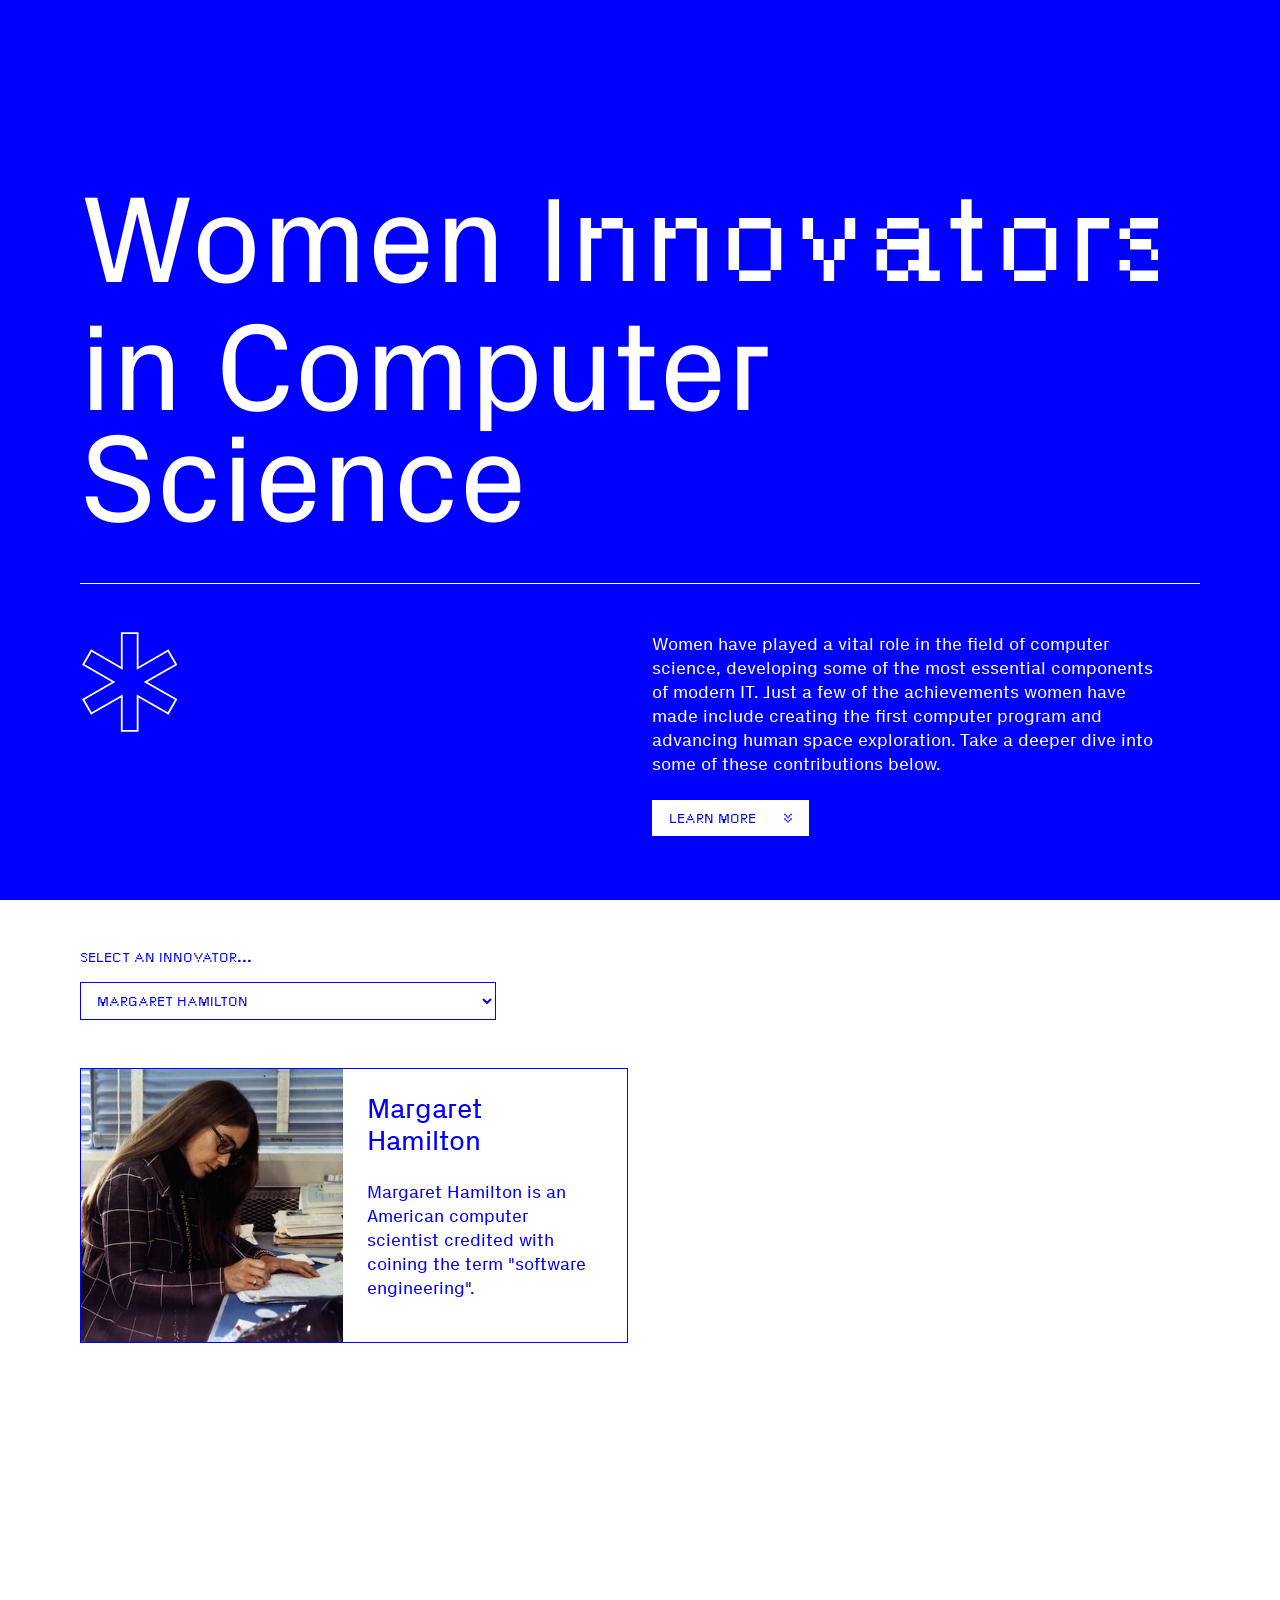
<file: index.html>
<!doctype html>
<html lang="en">
  <head>
    <meta charset="UTF-8" />
    <meta name="viewport" content="width=device-width, initial-scale=1.0" />
    <meta
      name="description"
      content="A website introducing historically significant women in computer science"
    />
    <title>Women Innovators in Computer Science</title>
    <link rel="icon" href="./favicon.ico" sizes="any" type="image/x-icon" />
    <link
      rel="icon"
      href="./favicon-16x16.png"
      sizes="16x16"
      type="image/png"
    />
    <link
      rel="icon"
      href="./favicon-32x32.png"
      sizes="32x32"
      type="image/png"
    />
    <link rel="apple-touch-icon" href="./apple-touch-icon.png" />
    <link rel="manifest" href="./manifest.webmanifest" />
    <link rel="stylesheet" href="./css/index.css" />
  </head>
  <body>
    <main>
      <section class="section hero">
        <h1 class="hero__headline">
          Women <b data-text="Innovators">Innovators</b> in Computer Science
        </h1>

        <div class="hero__lower-grid">
          <div class="hero__icon-container">
            <img
              class="hero__icon"
              src="./assets/svg/asterisk.svg"
              alt=""
              height="100"
              width="100"
            />
          </div>

          <div class="hero__body-container">
            <p class="hero__body-copy">
              Women have played a vital role in the field of computer science,
              developing some of the most essential components of modern IT.
              Just a few of the achievements women have made include creating
              the first computer program and advancing human space exploration.
              Take a deeper dive into some of these contributions below.
            </p>

            <button class="button__double-caret" id="scroll-trigger">
              Learn More
            </button>
          </div>
        </div>
      </section>

      <section class="section card-display" id="card-display-section">
        <label class="card-display__label" for="innovators">
          Select an Innovator...
        </label>

        <select
          class="card-display__select"
          name="innovators"
          id="innovators"
        ></select>

        <ul class="card-display__list" id="card-list"></ul>
      </section>
    </main>
    <script type="module" src="./js/index.js"></script>
  </body>
</html>
</file>
<file: css/index.css>
@import url("./modern-normalize.css");
@import url("./fonts.css");
@import url("./variables.css");
@import url("./layout.css");
@import url("./buttons.css");
@import url("./inputs.css");
@import url("./sections/hero.css");
@import url("./sections/card-display.css");
</file>
